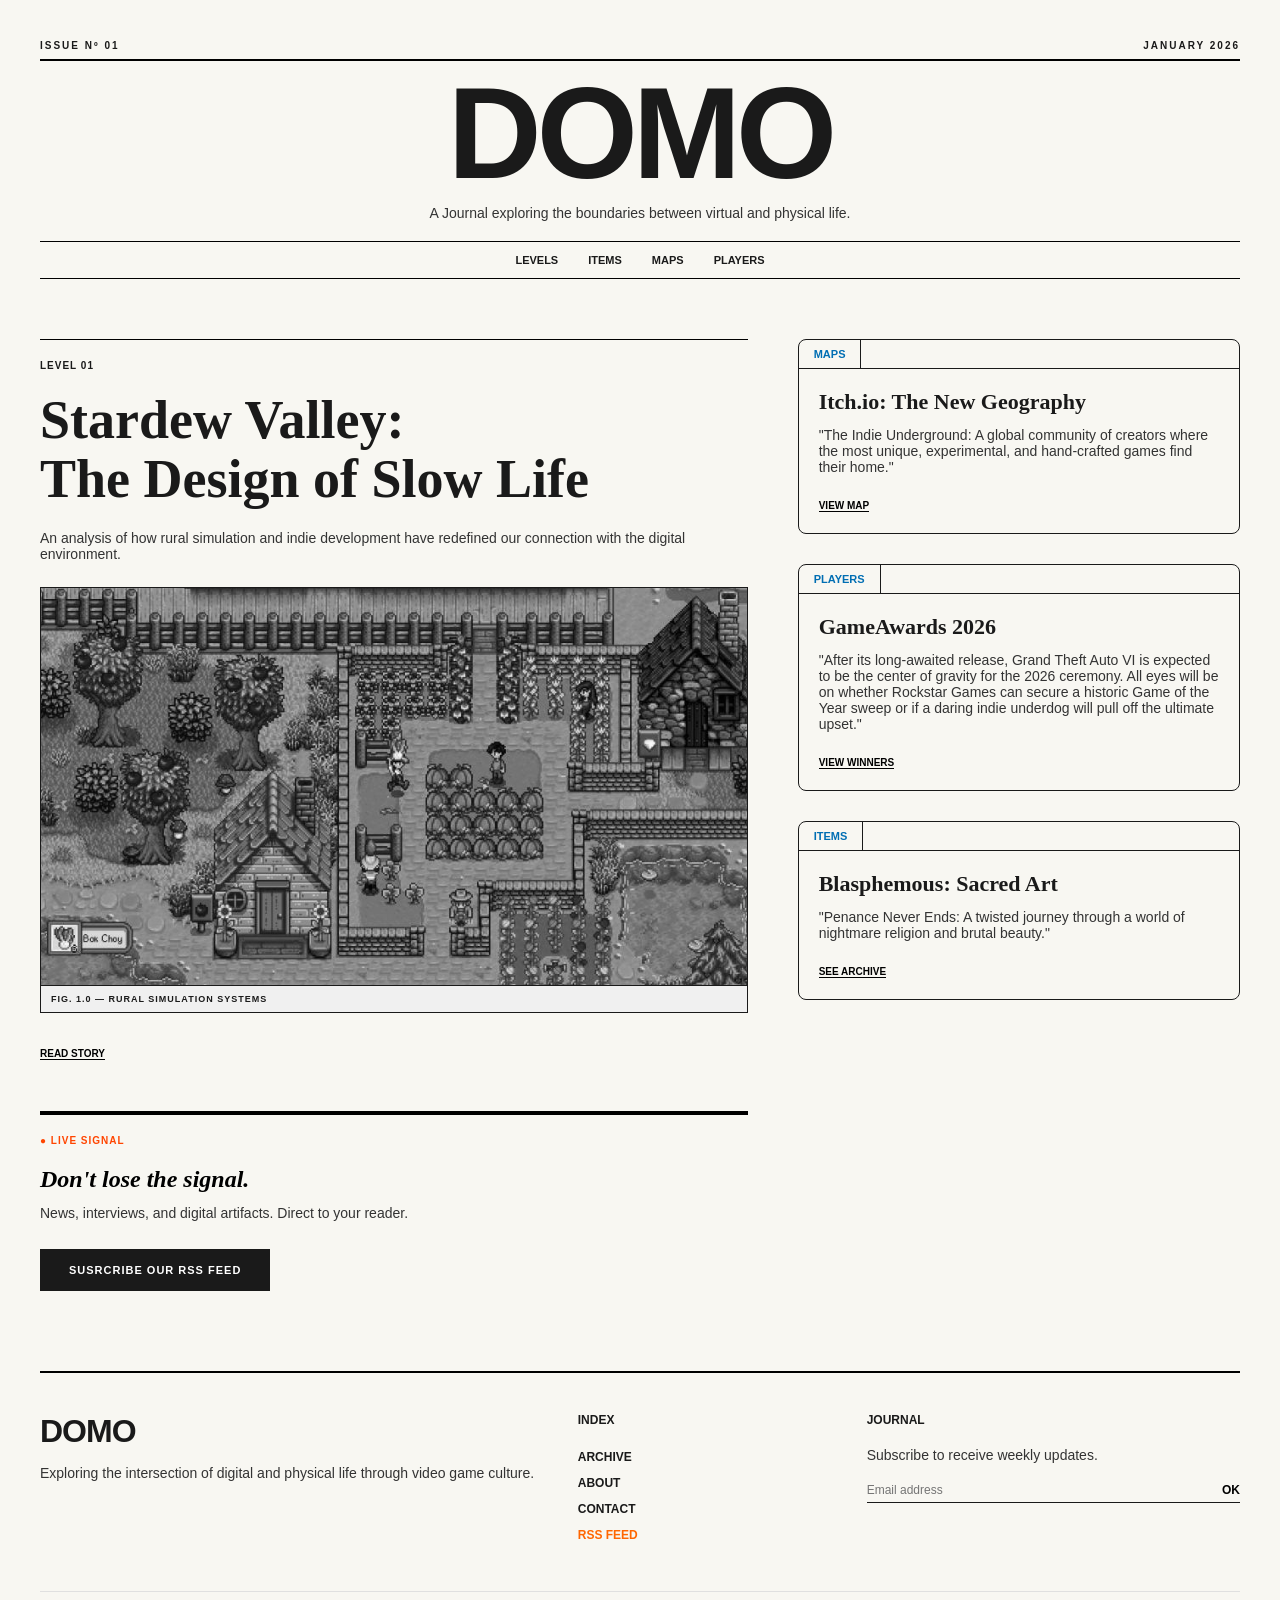
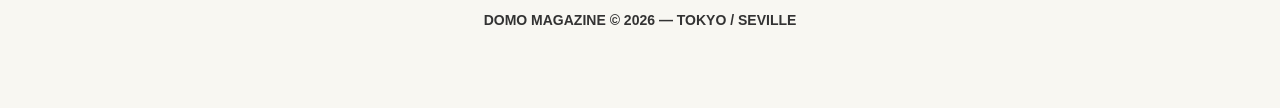
<file: index.html>
<!DOCTYPE html>
<html lang="en">
<head>
    <meta charset="UTF-8">
    <meta name="viewport" content="width=device-width, initial-scale=1.0">
    <title>DOMO — Journal for Digital & Physical Life</title>
    <link rel="alternate" type="application/rss+xml" title="GameStation RSS" href="videjuegos_indie.rss" />
    <link rel="stylesheet" href="videojuegos.css">
</head>
<body>

    <header class="mag-header">
        <div class="top-bar">
            <span>ISSUE Nº 01</span>
            <span>JANUARY 2026</span>
        </div>
        
        <h1 class="logo">DOMO</h1>
        <p class="tagline">A Journal exploring the boundaries between virtual and physical life.</p>
        
        <nav class="navigation">
            <ul>
                <li>LEVELS</li>
                <li>ITEMS</li>
                <li>MAPS</li>
                <li>PLAYERS</li>
            </ul>
        </nav>
    </header>

    <main class="magazine-grid">
        
        <article class="card featured">
            <div class="tag-simple">LEVEL 01</div>
            <div class="card-content">
                <h2>Stardew Valley: <br>The Design of Slow Life</h2>
                
                <p>An analysis of how rural simulation and indie development have redefined our connection with the digital environment.</p>
                
                <figure class="featured-image">
                    <img src="stardew.jpg" alt="Stardew Valley Gameplay">
                    <figcaption>Fig. 1.0 — Rural Simulation Systems</figcaption>
                </figure>
                <a href="#" class="link">READ STORY</a>
            </div>
        </article>

        <section class="sidebar-cards">
            <article class="entry-card">
                <div class="entry-card__header">
                    <div class="entry-card__tag">MAPS</div>
                    <div class="entry-card__spacer"></div>
                </div>
                <div class="card-content">
                    <h2>Itch.io: The New Geography</h2>
                    <p>"The Indie Underground: A global community of creators where the most unique, experimental, and hand-crafted games find their home."</p>
                    <a href="#" class="link">VIEW MAP</a>
                </div>
            </article>

            <article class="entry-card">
                <div class="entry-card__header">
                    <div class="entry-card__tag">PLAYERS</div>
                    <div class="entry-card__spacer"></div>
                </div>
                <div class="card-content">
                    <h2>GameAwards 2026</h2>
                    <p>"After its long-awaited release, Grand Theft Auto VI is expected to be the center of gravity for the 2026 ceremony. All eyes will be on whether Rockstar Games can secure a historic Game of the Year sweep or if a daring indie underdog will pull off the ultimate upset."</p>
                    <a href="#" class="link">VIEW WINNERS</a>
                </div>
            </article>

            <article class="entry-card">
                <div class="entry-card__header">
                    <div class="entry-card__tag">ITEMS</div>
                    <div class="entry-card__spacer"></div>
                </div>
                <div class="card-content">
                    <h2>Blasphemous: Sacred Art</h2>
                    <p>"Penance Never Ends: A twisted journey through a world of nightmare religion and brutal beauty."</p>
                    <a href="#" class="link">SEE ARCHIVE</a>
                </div>
            </article>
        </section>

        <div class="rss-subscribe-card">
            <div class="rss-header">
                <span class="status-indicator">● LIVE SIGNAL</span>
            </div>
            <div class="rss-body">
                <h3>Don't lose the signal.</h3>
                <p>News, interviews, and digital artifacts. Direct to your reader.</p>
                <a href="videjuegos_indie.rss" class="rss-button">SUSRCRIBE OUR RSS FEED</a>
            </div>
        </div>

    </main>

    <footer class="main-footer">
        <div class="footer-container">
            <div class="footer-column">
                <h3 class="footer-logo">DOMO</h3>
                <p>Exploring the intersection of digital and physical life through video game culture.</p>
            </div>
            <div class="footer-column">
                <h4>INDEX</h4>
                <ul class="footer-links">
                    <li><a href="#">ARCHIVE</a></li>
                    <li><a href="#">ABOUT</a></li>
                    <li><a href="#">CONTACT</a></li>
                    <li><a href="videjuegos_indie.rss" class="rss-link">RSS FEED</a></li>
                </ul>
            </div>
            <div class="footer-column">
                <h4>JOURNAL</h4>
                <p>Subscribe to receive weekly updates.</p>
                <div class="footer-subscribe">
                    <input type="email" placeholder="Email address">
                    <button>OK</button>
                </div>
            </div>
        </div>
        <div class="footer-bottom">
            <p>DOMO MAGAZINE © 2026 — TOKYO / SEVILLE</p>
    </footer>

</body>
</html>
</file>
<file: videojuegos.css>
* {
    margin: 0;
    padding: 0;
    box-sizing: border-box;
}

body {
    background-color: #f8f7f2;
    color: #1a1a1a;
    font-family: "Helvetica Neue", Helvetica, Arial, sans-serif;
    padding: 40px 20px;
}

.mag-header {
    max-width: 1200px;
    margin: 0 auto 60px auto;
    text-align: center;
}

.top-bar {
    display: flex;
    justify-content: space-between;
    font-size: 10px;
    font-weight: 900;
    letter-spacing: 2px;
    border-bottom: 2px solid #000;
    padding-bottom: 8px;
}

.logo {
    font-size: clamp(60px, 12vw, 130px);
    font-weight: 900;
    letter-spacing: -5px;
    margin: 20px 0;
    line-height: 0.8;
}

.navigation ul {
    list-style: none;
    display: flex;
    justify-content: center;
    gap: 30px;
    border-top: 1.5px solid #000;
    border-bottom: 1.5px solid #000;
    padding: 12px 0;
}

.navigation li {
    font-size: 11px;
    font-weight: 900;
}

.magazine-grid {
    display: grid;
    grid-template-columns: 1.6fr 1fr;
    gap: 50px;
    max-width: 1200px;
    margin: 0 auto 80px auto;
}

.featured {
    border-top: 1.5px solid #000;
    padding-top: 20px;
}

.featured h2 {
    font-family: "Georgia", serif;
    font-size: clamp(32px, 5vw, 54px);
    line-height: 1.1;
    margin: 20px 0;
}

/* --- ESTILOS DE LA IMAGEN DESTACADA --- */
.featured-image {
    margin: 25px 0 30px 0;
    width: 100%;
    border: 1px solid #1a1a1a;
}

.featured-image img {
    width: 100%;
    height: auto;
    display: block;
    /* Filtro para que sea B/N por defecto (estilo periódico) */
    filter: grayscale(100%);
    transition: filter 0.3s ease;
}

/* Al pasar el ratón, la imagen recupera el color */
.featured-image:hover img {
    filter: grayscale(0%);
}

.featured-image figcaption {
    font-size: 9px;
    font-weight: 900;
    text-transform: uppercase;
    padding: 8px 10px;
    border-top: 1px solid #1a1a1a;
    background-color: #f0f0f0;
    letter-spacing: 1px;
}
/* ------------------------------------- */

.tag-simple {
    font-size: 10px;
    font-weight: 900;
    letter-spacing: 1px;
}

.sidebar-cards {
    display: flex;
    flex-direction: column;
    gap: 30px;
    grid-column: 2; 
    grid-row: 1 / span 2; 
}

.entry-card {
    border: 1px solid #1a1a1a;
    border-radius: 8px;
    overflow: hidden;
    background-color: transparent;
}

.entry-card__header {
    display: flex;
    border-bottom: 1px solid #1a1a1a;
}

.entry-card__tag {
    padding: 8px 15px;
    font-size: 11px;
    font-weight: 900;
    color: #006eb3; 
    border-right: 1px solid #1a1a1a;
    background-color: transparent;
    text-transform: uppercase;
}

.entry-card__spacer {
    flex-grow: 1;
}

.entry-card:hover .entry-card__header {
    background-color: #1a1a1a;
}

.entry-card:hover .entry-card__tag {
    color: #ffffff;
    border-right: 1px solid #ffffff;
}

.entry-card .card-content {
    padding: 20px;
}

.entry-card h2 {
    font-family: "Georgia", serif;
    font-size: 22px;
    margin-bottom: 12px;
}

p {
    font-size: 14px;
    margin-bottom: 20px;
    color: #333;
}

.link {
    font-size: 10px;
    font-weight: 900;
    text-decoration: none;
    color: #000;
    border-bottom: 1px solid #000;
    text-transform: uppercase;
}

.main-footer {
    max-width: 1200px;
    margin: 0 auto;
    border-top: 2px solid #000;
    padding-top: 40px;
}

.footer-container {
    display: grid;
    grid-template-columns: 2fr 1fr 1.5fr;
    gap: 40px;
    padding-bottom: 40px;
}

.footer-logo {
    font-size: 32px;
    font-weight: 900;
    letter-spacing: -1px;
    margin-bottom: 15px;
}

.footer-column h4 {
    font-size: 12px;
    font-weight: 900;
    margin-bottom: 20px;
}

.footer-links {
    list-style: none;
}

.footer-links li {
    margin-bottom: 8px;
}

.footer-links a {
    text-decoration: none;
    color: #1a1a1a;
    font-size: 12px;
    font-weight: bold;
}

.footer-links a.rss-link {
    color: #ff6600;
}

.footer-subscribe {
    display: flex;
    border-bottom: 1px solid #1a1a1a;
    padding-bottom: 5px;
}

.footer-subscribe input {
    background: transparent;
    border: none;
    flex-grow: 1;
    outline: none;
    font-size: 12px;
}

.footer-subscribe button {
    background: transparent;
    border: none;
    font-weight: 900;
    cursor: pointer;
    font-size: 12px;
}

.footer-bottom {
    text-align: center;
    border-top: 1px solid #e0e0e0;
    padding: 20px 0;
    font-size: 10px;
    font-weight: 900;
}

/* --- ESTILOS DEL MÓDULO RSS --- */

.rss-subscribe-card {
    grid-column: 1;
    margin-top: 0;
    padding-top: 20px;
    border-top: 4px solid #000;
    display: flex;
    flex-direction: column;
    gap: 15px;
}

.rss-header {
    display: flex;
    justify-content: space-between;
    font-size: 10px;
    font-weight: 900;
    letter-spacing: 1px;
    color: #666;
    margin-bottom: 5px;
}

.status-indicator {
    color: #ff4500;
    animation: blink 2s infinite;
}

.rss-body h3 {
    font-family: "Georgia", serif;
    font-size: 24px;
    font-style: italic;
    margin-bottom: 10px;
    color: #000;
}

.rss-body p {
    font-size: 14px;
    max-width: 90%;
    line-height: 1.5;
    margin-bottom: 25px;
}

.rss-button {
    display: inline-block;
    background-color: #1a1a1a;
    color: #fff;
    text-decoration: none;
    padding: 14px 28px;
    font-size: 11px;
    font-weight: 900;
    letter-spacing: 1px;
    transition: all 0.3s ease;
    border: 1px solid #1a1a1a;
}

.rss-button:hover {
    background-color: transparent;
    color: #1a1a1a;
    cursor: pointer;
}

@keyframes blink {
    0% { opacity: 1; }
    50% { opacity: 0.4; }
    100% { opacity: 1; }
}

/* --- MEDIA QUERIES --- */

@media (max-width: 900px) {
    .magazine-grid { grid-template-columns: 1fr; }
    .sidebar-cards { grid-column: 1; grid-row: auto; }
    .rss-subscribe-card { grid-column: 1; }
    .footer-container { grid-template-columns: 1fr; gap: 30px; }
}
</file>
